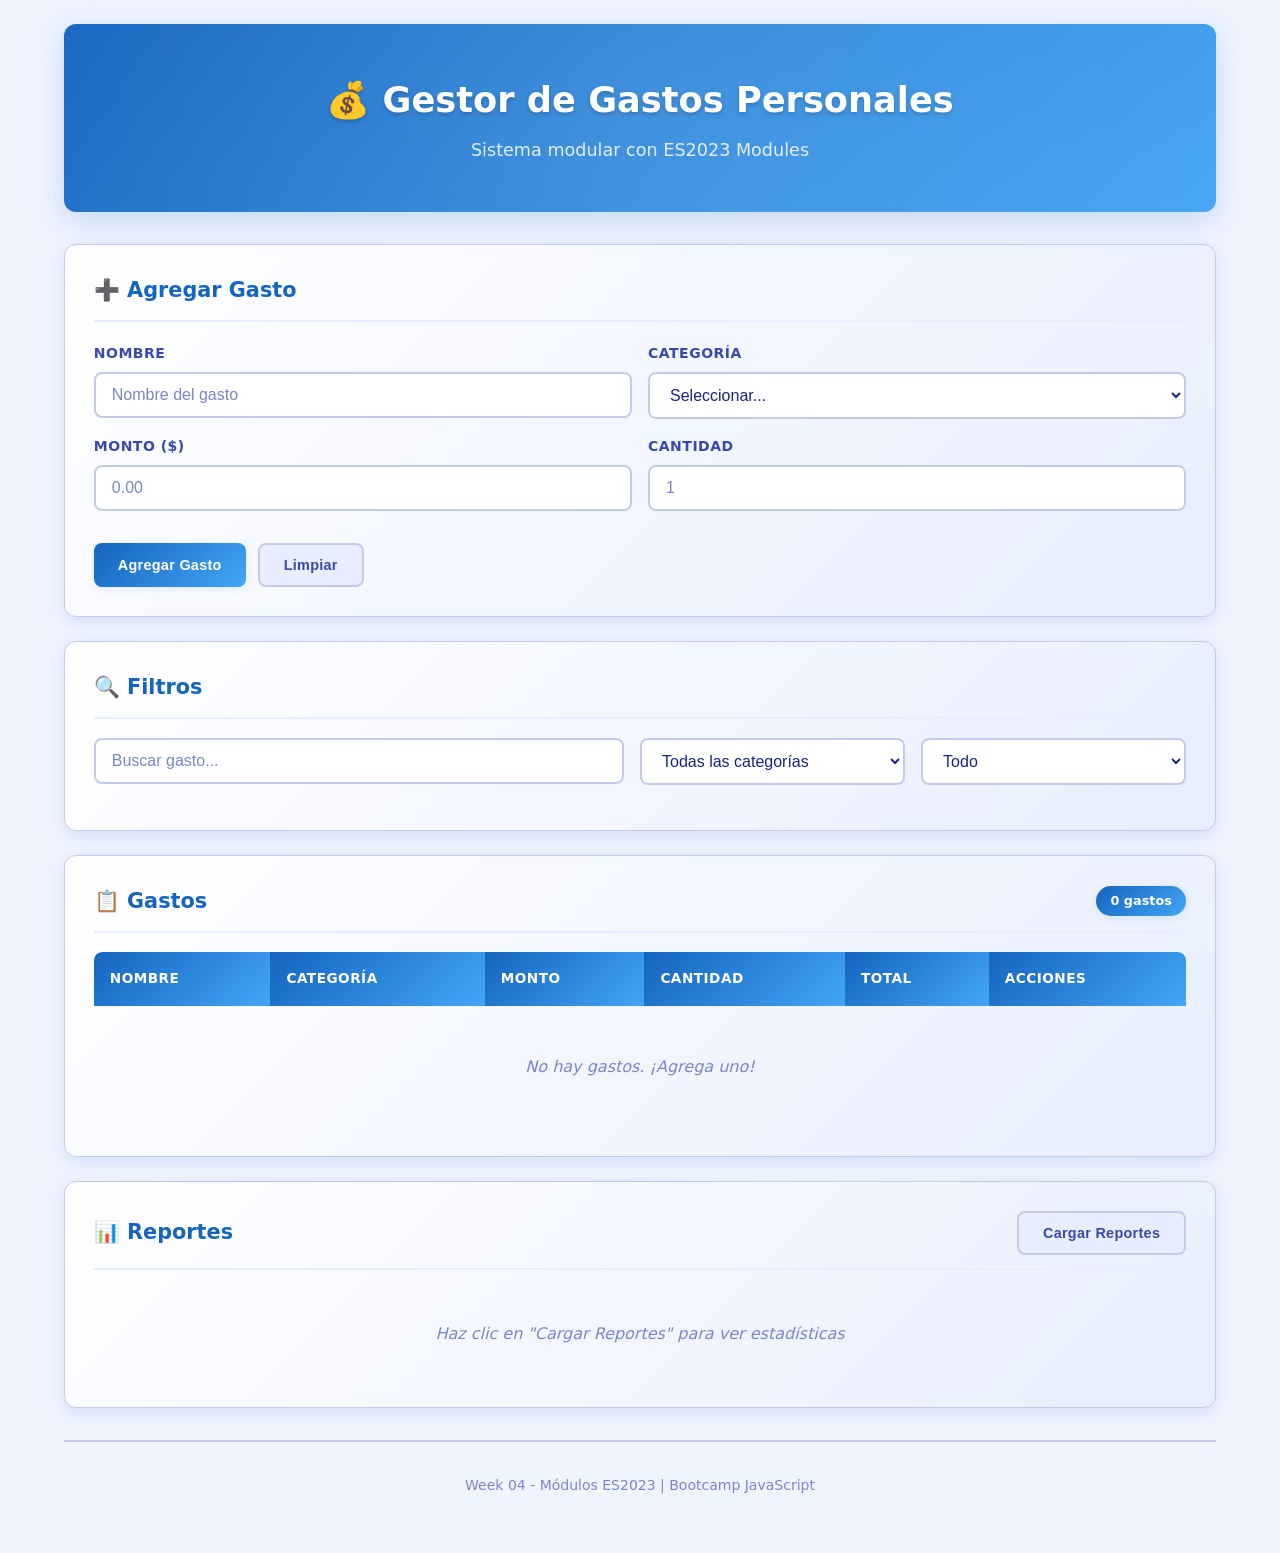
<file: Semana04/index.html>
<!DOCTYPE html>
<html lang="es">
  <head>
    <meta charset="UTF-8" />
    <meta name="viewport" content="width=device-width, initial-scale=1.0" />
    <title>💰 Gestor de Gastos | Week 04</title>
    <link rel="stylesheet" href="styles.css" />
  </head>
  <body>
    <div class="app">
      <!-- Header -->
      <header class="header">
        <h1>💰 Gestor de Gastos Personales</h1>
        <p>Sistema modular con ES2023 Modules</p>
      </header>

      <!-- Main Content -->
      <main class="main">
        <!-- Formulario -->
        <section class="card">
          <h2>➕ Agregar Gasto</h2>
          <form id="product-form">
            <div class="form-row">
              <div class="form-group">
                <label for="name">Nombre</label>
                <input type="text" id="name" name="name" required
                  placeholder="Nombre del gasto" />
              </div>
              <div class="form-group">
                <label for="category">Categoría</label>
                <select id="category" name="category" required>
                  <option value="">Seleccionar...</option>
                </select>
              </div>
            </div>
            <div class="form-row">
              <div class="form-group">
                <label for="price">Monto ($)</label>
                <input type="number" id="price" name="price"
                  min="0" step="0.01" required placeholder="0.00" />
              </div>
              <div class="form-group">
                <label for="quantity">Cantidad</label>
                <input type="number" id="quantity" name="quantity"
                  min="0" required placeholder="1" />
              </div>
            </div>
            <div class="form-actions">
              <button type="submit" class="btn btn-primary">
                Agregar Gasto
              </button>
              <button type="reset" class="btn btn-secondary">
                Limpiar
              </button>
            </div>
          </form>
        </section>

        <!-- Filtros -->
        <section class="card">
          <h2>🔍 Filtros</h2>
          <div class="filters">
            <div class="form-group">
              <input type="text" id="search"
                placeholder="Buscar gasto..." />
            </div>
            <div class="form-group">
              <select id="filter-category">
                <option value="">Todas las categorías</option>
              </select>
            </div>
            <div class="form-group">
              <select id="filter-stock">
                <option value="">Todo</option>
                <option value="low">Stock bajo</option>
                <option value="out">Sin stock</option>
                <option value="available">Disponible</option>
              </select>
            </div>
          </div>
        </section>

        <!-- Tabla de Gastos -->
        <section class="card">
          <div class="card-header">
            <h2>📋 Gastos</h2>
            <span id="product-count" class="badge">0 gastos</span>
          </div>
          <div class="table-container">
            <table id="products-table">
              <thead>
                <tr>
                  <th>Nombre</th>
                  <th>Categoría</th>
                  <th>Monto</th>
                  <th>Cantidad</th>
                  <th>Total</th>
                  <th>Acciones</th>
                </tr>
              </thead>
              <tbody id="products-body">
                <tr>
                  <td colspan="6" class="empty-state">
                    No hay gastos. ¡Agrega uno!
                  </td>
                </tr>
              </tbody>
            </table>
          </div>
        </section>

        <!-- Reportes -->
        <section class="card">
          <div class="card-header">
            <h2>📊 Reportes</h2>
            <button id="load-reports" class="btn btn-secondary">
              Cargar Reportes
            </button>
          </div>
          <div id="reports-container" class="reports-grid">
            <p class="placeholder">
              Haz clic en "Cargar Reportes" para ver estadísticas
            </p>
          </div>
        </section>
      </main>

      <!-- Footer -->
      <footer class="footer">
        <p>Week 04 - Módulos ES2023 | Bootcamp JavaScript</p>
      </footer>
    </div>

    <!-- Modal Editar -->
    <div id="edit-modal" class="modal hidden">
      <div class="modal-content">
        <div class="modal-header">
          <h3>✏️ Editar Gasto</h3>
          <button class="modal-close" id="modal-close">&times;</button>
        </div>
        <form id="edit-form">
          <input type="hidden" id="edit-id" />
          <div class="form-group">
            <label for="edit-name">Nombre</label>
            <input type="text" id="edit-name" required />
          </div>
          <div class="form-group">
            <label for="edit-category">Categoría</label>
            <select id="edit-category" required></select>
          </div>
          <div class="form-row">
            <div class="form-group">
              <label for="edit-price">Monto ($)</label>
              <input type="number" id="edit-price" min="0" step="0.01" required />
            </div>
            <div class="form-group">
              <label for="edit-quantity">Cantidad</label>
              <input type="number" id="edit-quantity" min="0" required />
            </div>
          </div>
          <div class="form-actions">
            <button type="submit" class="btn btn-primary">Guardar</button>
            <button type="button" class="btn btn-secondary" id="cancel-edit">
              Cancelar
            </button>
          </div>
        </form>
      </div>
    </div>

    <script type="module" src="./starter/main.js"></script>
  </body>
</html>
</file>
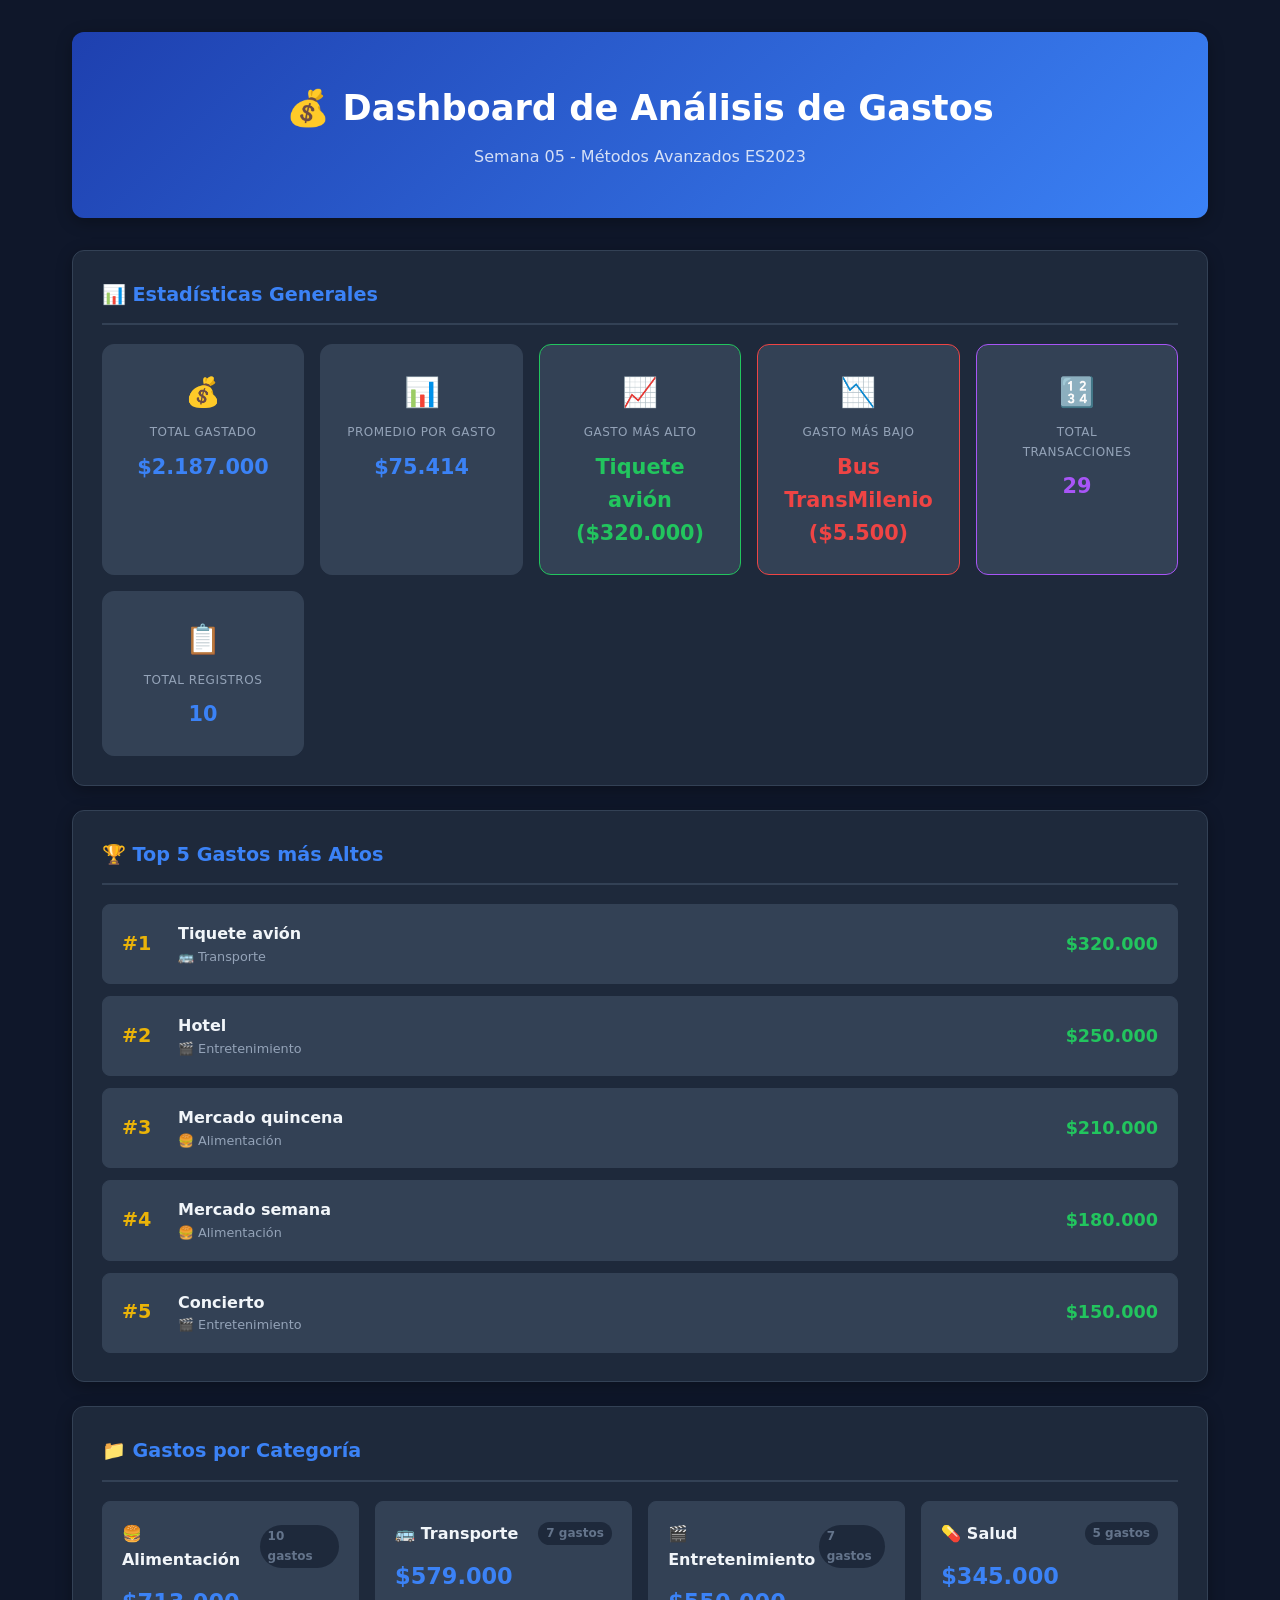
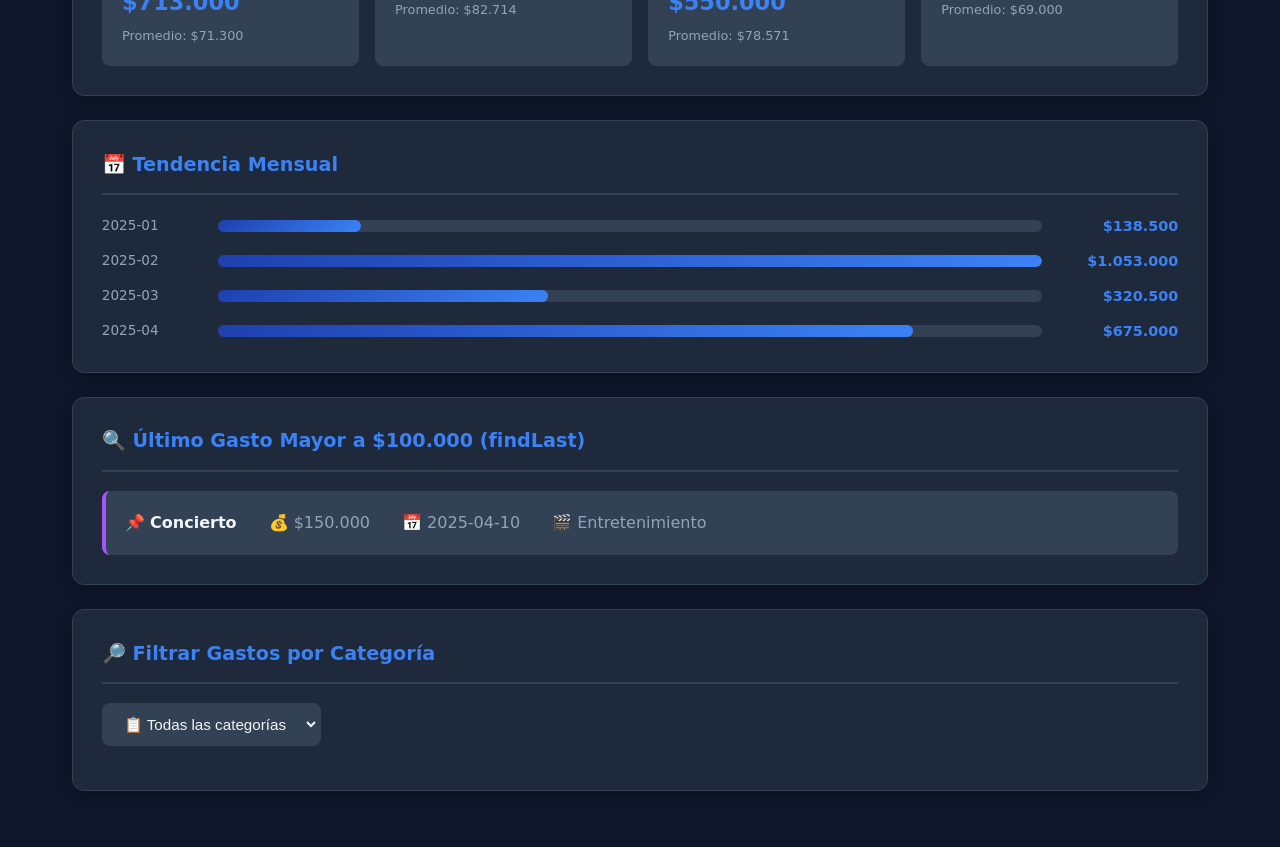
<file: Semana05/index.html>
<!DOCTYPE html>
<html lang="es">
<head>
  <meta charset="UTF-8" />
  <meta name="viewport" content="width=device-width, initial-scale=1.0" />
  <title>💰 Dashboard de Gastos | Semana 05</title>
  <link rel="stylesheet" href="styles.css" />
</head>
<body>

  <div class="dashboard">

    <!-- Header -->
    <header class="header">
      <h1>💰 Dashboard de Análisis de Gastos</h1>
      <p>Semana 05 - Métodos Avanzados ES2023</p>
    </header>

    <!-- Estadísticas Generales -->
    <section class="section">
      <h2>📊 Estadísticas Generales</h2>
      <div class="stats-grid">
        <div class="stat-card">
          <span class="stat-icon">💰</span>
          <span class="stat-label">Total Gastado</span>
          <span class="stat-value" id="stat-total">$0</span>
        </div>
        <div class="stat-card">
          <span class="stat-icon">📊</span>
          <span class="stat-label">Promedio por Gasto</span>
          <span class="stat-value" id="stat-average">$0</span>
        </div>
        <div class="stat-card success">
          <span class="stat-icon">📈</span>
          <span class="stat-label">Gasto más Alto</span>
          <span class="stat-value" id="stat-max">-</span>
        </div>
        <div class="stat-card danger">
          <span class="stat-icon">📉</span>
          <span class="stat-label">Gasto más Bajo</span>
          <span class="stat-value" id="stat-min">-</span>
        </div>
        <div class="stat-card info">
          <span class="stat-icon">🔢</span>
          <span class="stat-label">Total Transacciones</span>
          <span class="stat-value" id="stat-count">0</span>
        </div>
        <div class="stat-card">
          <span class="stat-icon">📋</span>
          <span class="stat-label">Total Registros</span>
          <span class="stat-value" id="stat-records">0</span>
        </div>
      </div>
    </section>

    <!-- Top 5 Gastos -->
    <section class="section">
      <h2>🏆 Top 5 Gastos más Altos</h2>
      <div id="top-expenses" class="ranking-list"></div>
    </section>

    <!-- Gastos por Categoría -->
    <section class="section">
      <h2>📁 Gastos por Categoría</h2>
      <div id="category-stats" class="category-grid"></div>
    </section>

    <!-- Tendencia Mensual -->
    <section class="section">
      <h2>📅 Tendencia Mensual</h2>
      <div id="monthly-trend" class="trend-container"></div>
    </section>

    <!-- Último Gasto Alto -->
    <section class="section">
      <h2>🔍 Último Gasto Mayor a $100.000 (findLast)</h2>
      <div id="last-expense"></div>
    </section>

    <!-- Filtro por Categoría -->
    <section class="section">
      <h2>🔎 Filtrar Gastos por Categoría</h2>
      <div class="filter-bar">
        <select id="category-filter">
          <option value="all">📋 Todas las categorías</option>
        </select>
      </div>
      <div id="filtered-expenses" class="expenses-list"></div>
    </section>

  </div>

  <script type="module" src="./starter/script.js"></script>
</body>
</html>
</file>
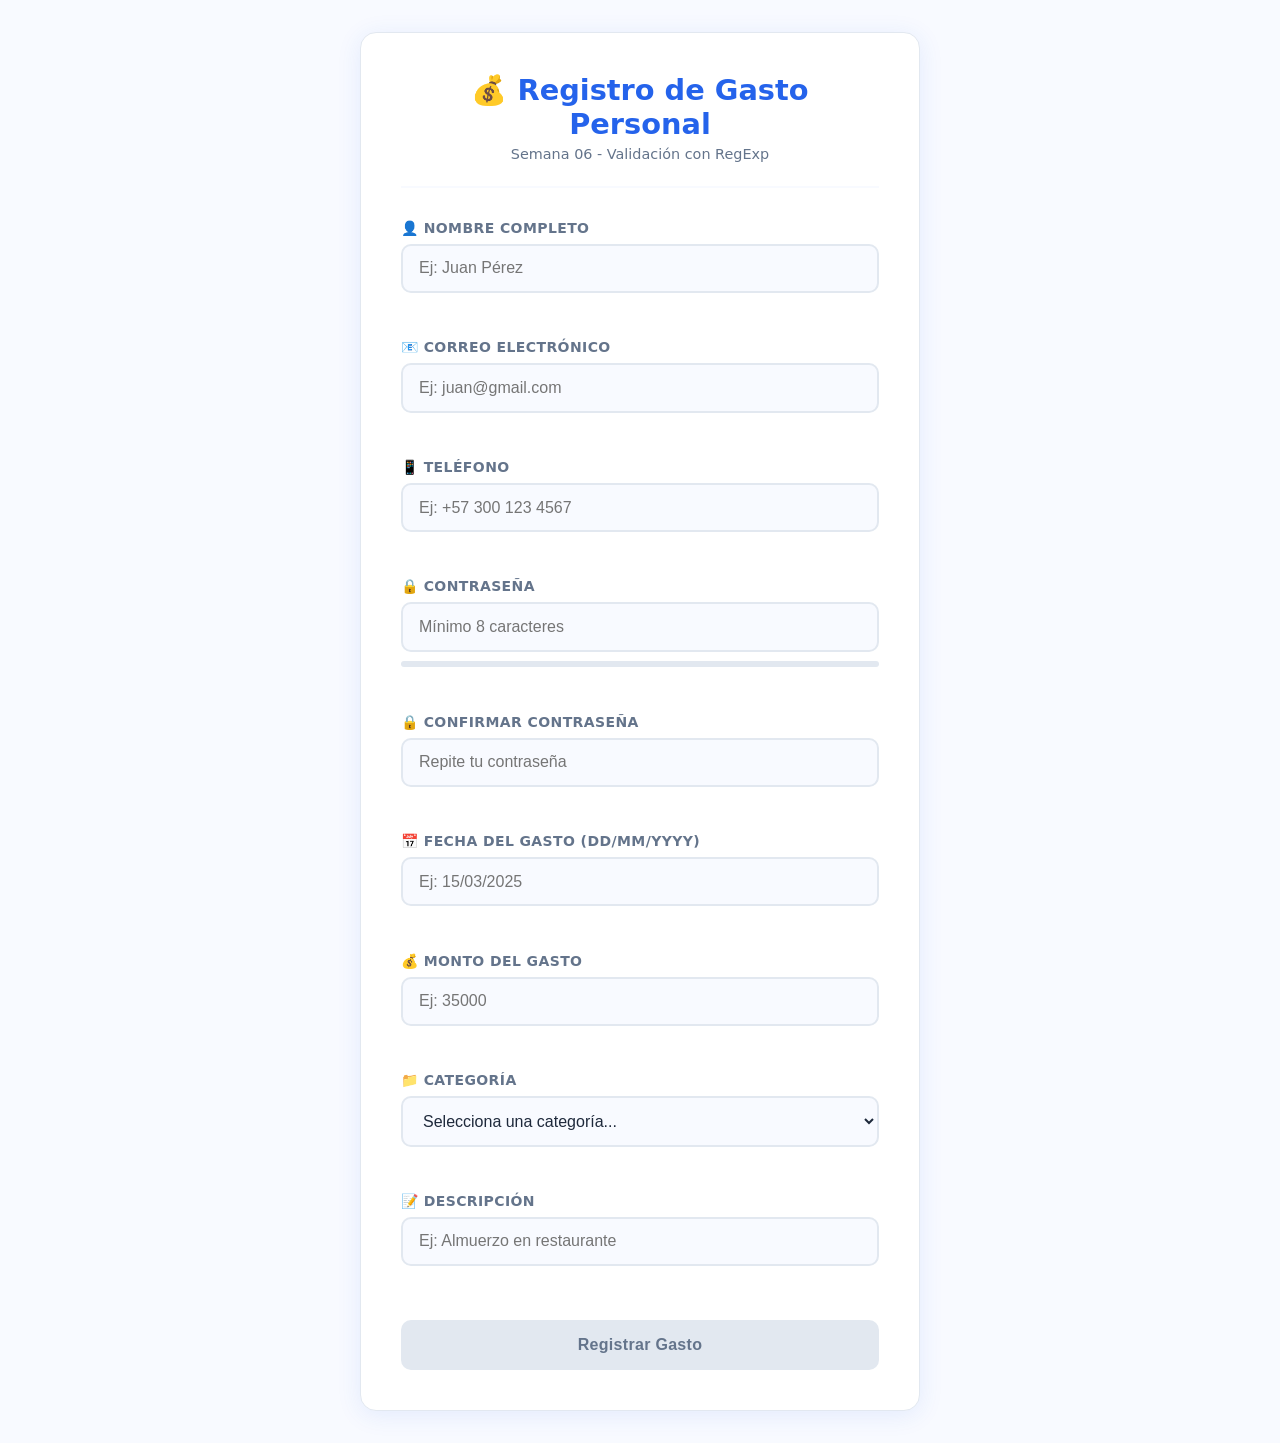
<file: Semana06/index.html>
<!DOCTYPE html>
<html lang="es">
<head>
  <meta charset="UTF-8" />
  <meta name="viewport" content="width=device-width, initial-scale=1.0" />
  <title>💰 Validador de Gastos | Semana 06</title>
  <link rel="stylesheet" href="styles.css" />
</head>
<body>
  <div class="container">

    <header class="header">
      <h1>💰 Registro de Gasto Personal</h1>
      <p>Semana 06 - Validación con RegExp</p>
    </header>

    <form id="expense-form" novalidate>

      <!-- Nombre -->
      <div class="form-group" id="group-name">
        <label for="name">👤 Nombre Completo</label>
        <input type="text" id="name"
          placeholder="Ej: Juan Pérez" autocomplete="off" />
        <span class="feedback" id="feedback-name"></span>
      </div>

      <!-- Email -->
      <div class="form-group" id="group-email">
        <label for="email">📧 Correo Electrónico</label>
        <input type="email" id="email"
          placeholder="Ej: juan@gmail.com" autocomplete="off" />
        <span class="feedback" id="feedback-email"></span>
      </div>

      <!-- Teléfono -->
      <div class="form-group" id="group-phone">
        <label for="phone">📱 Teléfono</label>
        <input type="text" id="phone"
          placeholder="Ej: +57 300 123 4567"
          autocomplete="off" maxlength="16" />
        <span class="feedback" id="feedback-phone"></span>
      </div>

      <!-- Contraseña -->
      <div class="form-group" id="group-password">
        <label for="password">🔒 Contraseña</label>
        <input type="password" id="password"
          placeholder="Mínimo 8 caracteres" autocomplete="off" />
        <div class="strength-bar">
          <div class="strength-fill" id="strength-fill"></div>
        </div>
        <span class="strength-label" id="strength-label"></span>
        <span class="feedback" id="feedback-password"></span>
      </div>

      <!-- Confirmar Contraseña -->
      <div class="form-group" id="group-confirm">
        <label for="confirm">🔒 Confirmar Contraseña</label>
        <input type="password" id="confirm"
          placeholder="Repite tu contraseña" autocomplete="off" />
        <span class="feedback" id="feedback-confirm"></span>
      </div>

      <!-- Fecha -->
      <div class="form-group" id="group-date">
        <label for="date">📅 Fecha del Gasto (DD/MM/YYYY)</label>
        <input type="text" id="date"
          placeholder="Ej: 15/03/2025"
          autocomplete="off" maxlength="10" />
        <span class="feedback" id="feedback-date"></span>
      </div>

      <!-- Monto -->
      <div class="form-group" id="group-amount">
        <label for="amount">💰 Monto del Gasto</label>
        <input type="text" id="amount"
          placeholder="Ej: 35000" autocomplete="off" />
        <span class="feedback" id="feedback-amount"></span>
      </div>

      <!-- Categoría -->
      <div class="form-group" id="group-category">
        <label for="category">📁 Categoría</label>
        <select id="category">
          <option value="">Selecciona una categoría...</option>
          <option value="food">🍔 Alimentación</option>
          <option value="transport">🚌 Transporte</option>
          <option value="entertainment">🎬 Entretenimiento</option>
          <option value="health">💊 Salud</option>
        </select>
        <span class="feedback" id="feedback-category"></span>
      </div>

      <!-- Descripción -->
      <div class="form-group" id="group-description">
        <label for="description">📝 Descripción</label>
        <input type="text" id="description"
          placeholder="Ej: Almuerzo en restaurante"
          autocomplete="off" maxlength="100" />
        <span class="feedback" id="feedback-description"></span>
      </div>

      <!-- Botón -->
      <button type="submit" class="btn-submit" id="btn-submit" disabled>
        Registrar Gasto
      </button>

      <!-- Éxito -->
      <div class="success-message hidden" id="success-message">
        ✅ ¡Gasto registrado correctamente!
      </div>

    </form>
  </div>

  <script src="./starter/script.js"></script>
</body>
</html>
</file>
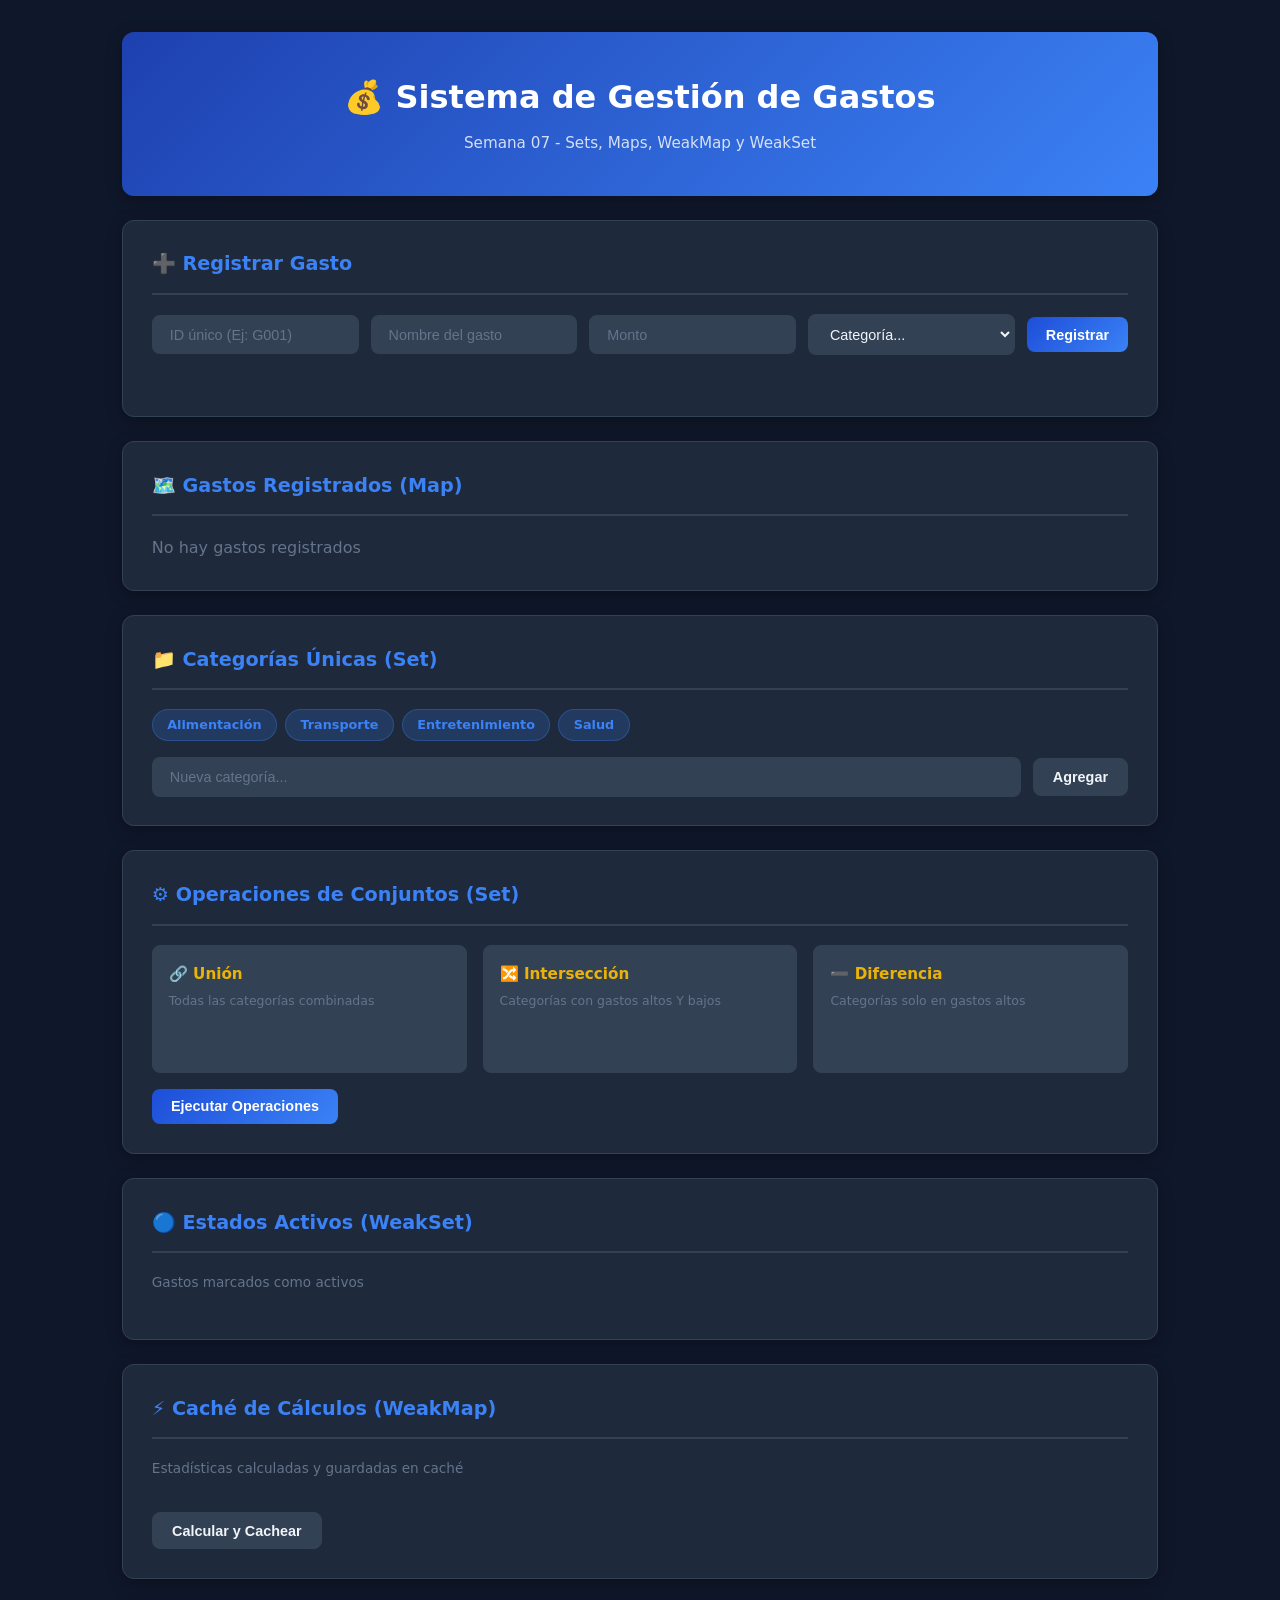
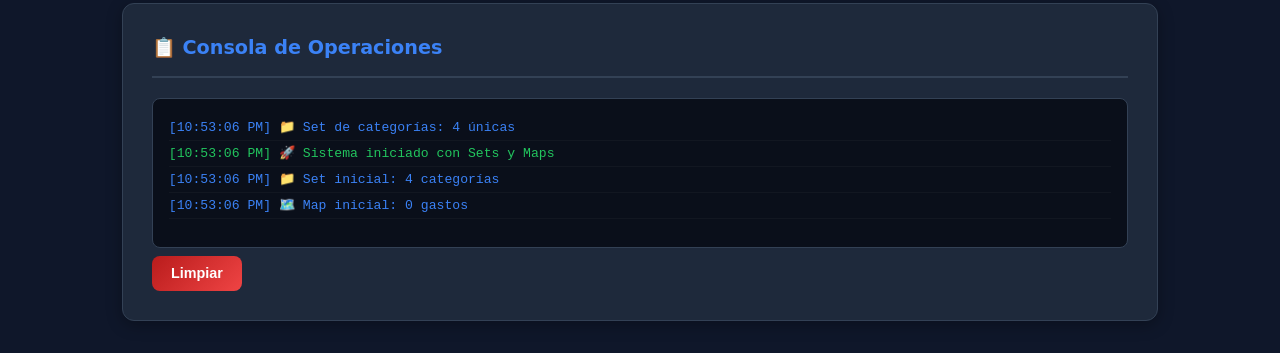
<file: Semana07/index.html>
<!DOCTYPE html>
<html lang="es">
<head>
  <meta charset="UTF-8" />
  <meta name="viewport" content="width=device-width, initial-scale=1.0" />
  <title>💰 Sets y Maps | Semana 07</title>
  <link rel="stylesheet" href="styles.css" />
</head>
<body>
  <div class="dashboard">

    <!-- Header -->
    <header class="header">
      <h1>💰 Sistema de Gestión de Gastos</h1>
      <p>Semana 07 - Sets, Maps, WeakMap y WeakSet</p>
    </header>

    <!-- Registrar Gasto -->
    <section class="card">
      <h2>➕ Registrar Gasto</h2>
      <div class="form-row">
        <input type="text" id="input-id"
          placeholder="ID único (Ej: G001)" />
        <input type="text" id="input-name"
          placeholder="Nombre del gasto" />
        <input type="number" id="input-amount"
          placeholder="Monto" />
        <select id="input-category">
          <option value="">Categoría...</option>
          <option value="Alimentación">🍔 Alimentación</option>
          <option value="Transporte">🚌 Transporte</option>
          <option value="Entretenimiento">🎬 Entretenimiento</option>
          <option value="Salud">💊 Salud</option>
        </select>
        <button class="btn btn-primary" onclick="registerExpense()">
          Registrar
        </button>
      </div>
      <div id="register-feedback" class="feedback"></div>
    </section>

    <!-- Lista de Gastos (Map) -->
    <section class="card">
      <h2>🗺️ Gastos Registrados (Map)</h2>
      <div id="expenses-map" class="items-grid"></div>
    </section>

    <!-- Categorías únicas (Set) -->
    <section class="card">
      <h2>📁 Categorías Únicas (Set)</h2>
      <div id="categories-set" class="tags-container"></div>
      <div class="form-row" style="margin-top: 1rem">
        <input type="text" id="input-new-category"
          placeholder="Nueva categoría..." />
        <button class="btn btn-secondary"
          onclick="addCategory()">
          Agregar
        </button>
      </div>
    </section>

    <!-- Operaciones de Conjuntos -->
    <section class="card">
      <h2>⚙️ Operaciones de Conjuntos (Set)</h2>
      <div class="ops-grid">
        <div class="op-card">
          <h4>🔗 Unión</h4>
          <p>Todas las categorías combinadas</p>
          <div id="op-union" class="tags-container"></div>
        </div>
        <div class="op-card">
          <h4>🔀 Intersección</h4>
          <p>Categorías con gastos altos Y bajos</p>
          <div id="op-intersection" class="tags-container"></div>
        </div>
        <div class="op-card">
          <h4>➖ Diferencia</h4>
          <p>Categorías solo en gastos altos</p>
          <div id="op-difference" class="tags-container"></div>
        </div>
      </div>
      <button class="btn btn-primary"
        onclick="runSetOperations()" style="margin-top: 1rem">
        Ejecutar Operaciones
      </button>
    </section>

    <!-- Estados Activos (WeakSet) -->
    <section class="card">
      <h2>🔵 Estados Activos (WeakSet)</h2>
      <p class="hint">Gastos marcados como activos</p>
      <div id="active-expenses" class="items-grid"></div>
    </section>

    <!-- Caché (WeakMap) -->
    <section class="card">
      <h2>⚡ Caché de Cálculos (WeakMap)</h2>
      <p class="hint">Estadísticas calculadas y guardadas en caché</p>
      <div id="cache-stats" class="stats-grid"></div>
      <button class="btn btn-secondary"
        onclick="calculateAndCache()" style="margin-top: 1rem">
        Calcular y Cachear
      </button>
    </section>

    <!-- Consola de Logs -->
    <section class="card">
      <h2>📋 Consola de Operaciones</h2>
      <div id="console-log" class="console-box"></div>
      <button class="btn btn-danger"
        onclick="clearConsole()" style="margin-top: 0.5rem">
        Limpiar
      </button>
    </section>

  </div>

  <script src="./starter/script.js"></script>
</body>
</html>
</file>
<file: Semana04/styles.css>
/* 
  GESTOR DE GASTOS PERSONALES - ESTILOS
   Semana 04 - ES2023 Modules */

/* Variables CSS */
:root {
  --bg-primary: #f0f4ff;
  --bg-secondary: #ffffff;
  --bg-tertiary: #e8eeff;
  --text-primary: #1a237e;
  --text-secondary: #3949ab;
  --text-muted: #7986cb;
  --accent-blue: #1565c0;
  --accent-light: #42a5f5;
  --accent-green: #2e7d32;
  --accent-red: #c62828;
  --accent-orange: #e65100;
  --accent-purple: #6a1b9a;
  --border-color: #c5cae9;
  --shadow-sm: 0 2px 8px rgba(21, 101, 192, 0.1);
  --shadow-md: 0 4px 16px rgba(21, 101, 192, 0.15);
  --shadow-lg: 0 8px 32px rgba(21, 101, 192, 0.2);
  --radius: 12px;
  --transition: all 0.3s ease;
  --gradient-main: linear-gradient(135deg, #1565c0, #42a5f5);
  --gradient-card: linear-gradient(135deg, #ffffff, #e8eeff);
  --gradient-green: linear-gradient(135deg, #2e7d32, #66bb6a);
  --gradient-red: linear-gradient(135deg, #c62828, #ef5350);
  --gradient-orange: linear-gradient(135deg, #e65100, #ffa726);
}

/* Reset */
* {
  margin: 0;
  padding: 0;
  box-sizing: border-box;
}

body {
  font-family: 'Segoe UI', system-ui, -apple-system, sans-serif;
  background: var(--bg-primary);
  color: var(--text-primary);
  line-height: 1.6;
  min-height: 100vh;
}

/* Layout */
.app {
  max-width: 1200px;
  margin: 0 auto;
  padding: 1.5rem;
}

/* Header con gradiente */
.header {
  text-align: center;
  padding: 3rem 2rem;
  background: var(--gradient-main);
  border-radius: var(--radius);
  margin-bottom: 2rem;
  box-shadow: var(--shadow-lg);
  position: relative;
  overflow: hidden;
}

.header::before {
  content: '';
  position: absolute;
  top: -50%;
  left: -50%;
  width: 200%;
  height: 200%;
  background: radial-gradient(circle, rgba(255,255,255,0.1) 0%, transparent 70%);
  animation: pulse 4s ease-in-out infinite;
}

@keyframes pulse {
  0%, 100% { transform: scale(1); opacity: 0.5; }
  50% { transform: scale(1.1); opacity: 1; }
}

.header h1 {
  color: #ffffff;
  font-size: 2.2rem;
  font-weight: 700;
  margin-bottom: 0.5rem;
  text-shadow: 0 2px 4px rgba(0,0,0,0.2);
  position: relative;
}

.header p {
  color: rgba(255,255,255,0.85);
  font-size: 1.1rem;
  position: relative;
}

.main {
  display: flex;
  flex-direction: column;
  gap: 1.5rem;
}

/* Cards con sombras y gradientes */
.card {
  background: var(--gradient-card);
  border-radius: var(--radius);
  padding: 1.8rem;
  box-shadow: var(--shadow-md);
  border: 1px solid var(--border-color);
  transition: var(--transition);
}

.card:hover {
  box-shadow: var(--shadow-lg);
  transform: translateY(-2px);
}

.card h2 {
  color: var(--accent-blue);
  font-size: 1.3rem;
  margin-bottom: 1.2rem;
  padding-bottom: 0.8rem;
  border-bottom: 2px solid var(--bg-tertiary);
}

.card-header {
  display: flex;
  justify-content: space-between;
  align-items: center;
  margin-bottom: 1.2rem;
  padding-bottom: 0.8rem;
  border-bottom: 2px solid var(--bg-tertiary);
}

.card-header h2 {
  margin-bottom: 0;
  border-bottom: none;
  padding-bottom: 0;
}

/* Forms */
.form-row {
  display: grid;
  grid-template-columns: repeat(auto-fit, minmax(200px, 1fr));
  gap: 1rem;
}

.form-group {
  display: flex;
  flex-direction: column;
  gap: 0.5rem;
  margin-bottom: 1rem;
}

.form-group label {
  font-size: 0.875rem;
  color: var(--text-secondary);
  font-weight: 600;
  text-transform: uppercase;
  letter-spacing: 0.5px;
}

input, select {
  background: var(--bg-secondary);
  border: 2px solid var(--border-color);
  border-radius: 8px;
  padding: 0.75rem 1rem;
  color: var(--text-primary);
  font-size: 1rem;
  transition: var(--transition);
  width: 100%;
}

input:focus, select:focus {
  outline: none;
  border-color: var(--accent-blue);
  box-shadow: 0 0 0 3px rgba(21, 101, 192, 0.15);
}

input::placeholder {
  color: var(--text-muted);
}

.form-actions {
  display: flex;
  gap: 0.75rem;
  margin-top: 1rem;
}

/* Buttons con gradientes */
.btn {
  padding: 0.75rem 1.5rem;
  border: none;
  border-radius: 8px;
  font-size: 0.9rem;
  font-weight: 600;
  cursor: pointer;
  transition: var(--transition);
  letter-spacing: 0.3px;
}

.btn-primary {
  background: var(--gradient-main);
  color: white;
  box-shadow: var(--shadow-sm);
}

.btn-primary:hover {
  transform: translateY(-2px);
  box-shadow: var(--shadow-md);
}

.btn-secondary {
  background: var(--bg-tertiary);
  color: var(--text-secondary);
  border: 2px solid var(--border-color);
}

.btn-secondary:hover {
  background: var(--border-color);
  transform: translateY(-1px);
}

.btn-danger {
  background: var(--gradient-red);
  color: white;
  box-shadow: var(--shadow-sm);
}

.btn-danger:hover {
  transform: translateY(-2px);
  box-shadow: var(--shadow-md);
}

.btn-small {
  padding: 0.4rem 0.8rem;
  font-size: 0.8rem;
}

/* Filters */
.filters {
  display: grid;
  grid-template-columns: 2fr 1fr 1fr;
  gap: 1rem;
}

/* Table */
.table-container {
  overflow-x: auto;
  border-radius: 8px;
}

table {
  width: 100%;
  border-collapse: collapse;
}

th {
  background: var(--gradient-main);
  color: white;
  padding: 1rem;
  text-align: left;
  font-size: 0.85rem;
  text-transform: uppercase;
  letter-spacing: 0.5px;
}

th:first-child { border-radius: 8px 0 0 0; }
th:last-child { border-radius: 0 8px 0 0; }

td {
  padding: 0.9rem 1rem;
  border-bottom: 1px solid var(--bg-tertiary);
  color: var(--text-primary);
}

tr:hover td {
  background: rgba(21, 101, 192, 0.05);
}

tr:last-child td { border-bottom: none; }

.empty-state {
  text-align: center;
  color: var(--text-muted);
  padding: 3rem;
  font-style: italic;
}

/* Stock indicators */
.stock-low { color: var(--accent-orange); font-weight: 600; }
.stock-out { color: var(--accent-red); font-weight: 600; }
.stock-ok { color: var(--accent-green); font-weight: 600; }

/* Badge */
.badge {
  background: var(--gradient-main);
  color: white;
  padding: 0.3rem 0.9rem;
  border-radius: 999px;
  font-size: 0.8rem;
  font-weight: 600;
  box-shadow: var(--shadow-sm);
}

/* Reports Grid con gradientes */
.reports-grid {
  display: grid;
  grid-template-columns: repeat(auto-fit, minmax(180px, 1fr));
  gap: 1rem;
}

.report-card {
  background: var(--gradient-card);
  padding: 1.5rem;
  border-radius: var(--radius);
  text-align: center;
  border: 1px solid var(--border-color);
  box-shadow: var(--shadow-sm);
  transition: var(--transition);
}

.report-card:hover {
  transform: translateY(-3px);
  box-shadow: var(--shadow-md);
}

.report-card h4 {
  color: var(--text-muted);
  font-size: 0.8rem;
  text-transform: uppercase;
  letter-spacing: 0.5px;
  margin-bottom: 0.75rem;
}

.report-card .value {
  font-size: 1.8rem;
  font-weight: 700;
  color: var(--accent-blue);
}

.report-card.success {
  background: linear-gradient(135deg, #ffffff, #e8f5e9);
  border-color: #a5d6a7;
}

.report-card.success .value { color: var(--accent-green); }

.report-card.warning {
  background: linear-gradient(135deg, #ffffff, #fff3e0);
  border-color: #ffcc80;
}

.report-card.warning .value { color: var(--accent-orange); }

.report-card.danger {
  background: linear-gradient(135deg, #ffffff, #ffebee);
  border-color: #ef9a9a;
}

.report-card.danger .value { color: var(--accent-red); }

.report-card.info {
  background: linear-gradient(135deg, #ffffff, #e3f2fd);
  border-color: #90caf9;
}

.report-card.info .value { color: var(--accent-light); }

.placeholder {
  grid-column: 1 / -1;
  text-align: center;
  color: var(--text-muted);
  padding: 2rem;
  font-style: italic;
}

/* Modal */
.modal {
  position: fixed;
  top: 0;
  left: 0;
  width: 100%;
  height: 100%;
  background: rgba(21, 101, 192, 0.3);
  backdrop-filter: blur(4px);
  display: flex;
  align-items: center;
  justify-content: center;
  z-index: 1000;
}

.modal.hidden { display: none; }

.modal-content {
  background: var(--bg-secondary);
  border-radius: var(--radius);
  padding: 2rem;
  width: 90%;
  max-width: 500px;
  box-shadow: var(--shadow-lg);
  border: 1px solid var(--border-color);
  animation: slideDown 0.3s ease;
}

@keyframes slideDown {
  from { opacity: 0; transform: translateY(-20px); }
  to { opacity: 1; transform: translateY(0); }
}

.modal-header {
  display: flex;
  justify-content: space-between;
  align-items: center;
  margin-bottom: 1.5rem;
  padding-bottom: 1rem;
  border-bottom: 2px solid var(--bg-tertiary);
}

.modal-header h3 { color: var(--accent-blue); font-size: 1.2rem; }

.modal-close {
  background: none;
  border: none;
  color: var(--text-muted);
  font-size: 1.5rem;
  cursor: pointer;
  transition: var(--transition);
  width: 32px;
  height: 32px;
  border-radius: 50%;
  display: flex;
  align-items: center;
  justify-content: center;
}

.modal-close:hover {
  background: var(--bg-tertiary);
  color: var(--accent-red);
}

/* Footer */
.footer {
  text-align: center;
  padding: 2rem 0;
  margin-top: 2rem;
  border-top: 2px solid var(--border-color);
  color: var(--text-muted);
  font-size: 0.875rem;
}

/* Scrollbar */
::-webkit-scrollbar { width: 8px; }
::-webkit-scrollbar-track { background: var(--bg-primary); }
::-webkit-scrollbar-thumb {
  background: var(--border-color);
  border-radius: 4px;
}
::-webkit-scrollbar-thumb:hover { background: var(--accent-blue); }

/* Animations */
@keyframes fadeIn {
  from { opacity: 0; transform: translateY(-10px); }
  to { opacity: 1; transform: translateY(0); }
}

.fade-in { animation: fadeIn 0.3s ease-out; }

/* Responsive */
@media (max-width: 768px) {
  .header h1 { font-size: 1.6rem; }
  .filters { grid-template-columns: 1fr; }
  .form-row { grid-template-columns: 1fr; }
  .reports-grid { grid-template-columns: repeat(2, 1fr); }
}
</file>
<file: Semana05/styles.css>
/* 
   DASHBOARD DE GASTOS - SEMANA 05 */

:root {
  --bg-primary: #0f172a;
  --bg-secondary: #1e293b;
  --bg-tertiary: #334155;
  --text-primary: #f1f5f9;
  --text-secondary: #94a3b8;
  --text-muted: #64748b;
  --accent-blue: #3b82f6;
  --accent-green: #22c55e;
  --accent-red: #ef4444;
  --accent-orange: #f97316;
  --accent-purple: #a855f7;
  --accent-yellow: #eab308;
  --border-color: #334155;
  --shadow: 0 4px 16px rgba(0, 0, 0, 0.3);
  --radius: 12px;
  --transition: all 0.3s ease;
  --gradient-main: linear-gradient(135deg, #1e40af, #3b82f6);
  --gradient-success: linear-gradient(135deg, #15803d, #22c55e);
  --gradient-danger: linear-gradient(135deg, #b91c1c, #ef4444);
  --gradient-info: linear-gradient(135deg, #6d28d9, #a855f7);
}

* {
  margin: 0;
  padding: 0;
  box-sizing: border-box;
}

body {
  font-family: 'Segoe UI', system-ui, sans-serif;
  background: var(--bg-primary);
  color: var(--text-primary);
  line-height: 1.6;
  min-height: 100vh;
}

.dashboard {
  max-width: 1200px;
  margin: 0 auto;
  padding: 2rem;
}

/* Header */
.header {
  text-align: center;
  padding: 3rem 2rem;
  background: var(--gradient-main);
  border-radius: var(--radius);
  margin-bottom: 2rem;
  box-shadow: var(--shadow);
}

.header h1 {
  font-size: 2.2rem;
  font-weight: 700;
  margin-bottom: 0.5rem;
  color: white;
}

.header p {
  color: rgba(255,255,255,0.8);
  font-size: 1rem;
}

/* Sections */
.section {
  background: var(--bg-secondary);
  border-radius: var(--radius);
  padding: 1.8rem;
  margin-bottom: 1.5rem;
  border: 1px solid var(--border-color);
  box-shadow: var(--shadow);
}

.section h2 {
  color: var(--accent-blue);
  font-size: 1.2rem;
  margin-bottom: 1.2rem;
  padding-bottom: 0.8rem;
  border-bottom: 2px solid var(--border-color);
}

/* Stats Grid */
.stats-grid {
  display: grid;
  grid-template-columns: repeat(auto-fit, minmax(180px, 1fr));
  gap: 1rem;
}

.stat-card {
  background: var(--bg-tertiary);
  border-radius: var(--radius);
  padding: 1.5rem;
  text-align: center;
  border: 1px solid var(--border-color);
  transition: var(--transition);
  display: flex;
  flex-direction: column;
  gap: 0.5rem;
}

.stat-card:hover {
  transform: translateY(-3px);
  border-color: var(--accent-blue);
  box-shadow: var(--shadow);
}

.stat-card.success { border-color: var(--accent-green); }
.stat-card.danger { border-color: var(--accent-red); }
.stat-card.info { border-color: var(--accent-purple); }

.stat-icon { font-size: 1.8rem; }

.stat-label {
  font-size: 0.75rem;
  color: var(--text-secondary);
  text-transform: uppercase;
  letter-spacing: 0.5px;
}

.stat-value {
  font-size: 1.3rem;
  font-weight: 700;
  color: var(--accent-blue);
}

.stat-card.success .stat-value { color: var(--accent-green); }
.stat-card.danger .stat-value { color: var(--accent-red); }
.stat-card.info .stat-value { color: var(--accent-purple); }

/* Ranking */
.ranking-list {
  display: flex;
  flex-direction: column;
  gap: 0.75rem;
}

.ranking-item {
  display: flex;
  align-items: center;
  gap: 1rem;
  background: var(--bg-tertiary);
  padding: 1rem 1.2rem;
  border-radius: 8px;
  border: 1px solid var(--border-color);
  transition: var(--transition);
}

.ranking-item:hover {
  border-color: var(--accent-yellow);
  transform: translateX(4px);
}

.rank {
  font-size: 1.2rem;
  font-weight: 700;
  color: var(--accent-yellow);
  min-width: 40px;
}

.ranking-info {
  flex: 1;
  display: flex;
  flex-direction: column;
}

.ranking-name {
  font-weight: 600;
  color: var(--text-primary);
}

.ranking-category {
  font-size: 0.8rem;
  color: var(--text-secondary);
}

.ranking-amount {
  font-weight: 700;
  color: var(--accent-green);
  font-size: 1.1rem;
}

/* Category Grid */
.category-grid {
  display: grid;
  grid-template-columns: repeat(auto-fit, minmax(220px, 1fr));
  gap: 1rem;
}

.category-card {
  background: var(--bg-tertiary);
  border-radius: 8px;
  padding: 1.2rem;
  border: 1px solid var(--border-color);
  transition: var(--transition);
}

.category-card:hover {
  transform: translateY(-2px);
  border-color: var(--accent-blue);
}

.category-header {
  display: flex;
  justify-content: space-between;
  align-items: center;
  margin-bottom: 0.8rem;
  font-weight: 600;
}

.category-count {
  font-size: 0.75rem;
  color: var(--text-muted);
  background: var(--bg-secondary);
  padding: 2px 8px;
  border-radius: 999px;
}

.category-total {
  font-size: 1.4rem;
  font-weight: 700;
  color: var(--accent-blue);
  margin-bottom: 0.3rem;
}

.category-avg {
  font-size: 0.8rem;
  color: var(--text-secondary);
}

/* Monthly Trend */
.trend-container {
  display: flex;
  flex-direction: column;
  gap: 0.75rem;
}

.trend-item {
  display: grid;
  grid-template-columns: 100px 1fr 120px;
  align-items: center;
  gap: 1rem;
}

.trend-month {
  font-size: 0.85rem;
  color: var(--text-secondary);
  font-weight: 500;
}

.trend-bar-container {
  background: var(--bg-tertiary);
  border-radius: 999px;
  height: 12px;
  overflow: hidden;
}

.trend-bar {
  height: 100%;
  background: var(--gradient-main);
  border-radius: 999px;
  transition: width 0.5s ease;
}

.trend-amount {
  font-weight: 600;
  color: var(--accent-blue);
  text-align: right;
  font-size: 0.9rem;
}

/* Last Expense */
.last-item {
  background: var(--bg-tertiary);
  border-radius: 8px;
  padding: 1.2rem;
  border-left: 4px solid var(--accent-purple);
  display: flex;
  gap: 2rem;
  flex-wrap: wrap;
}

.last-item p {
  color: var(--text-secondary);
}

.last-item strong {
  color: var(--text-primary);
}

/* Filter */
.filter-bar {
  margin-bottom: 1rem;
}

.filter-bar select {
  background: var(--bg-tertiary);
  border: 2px solid var(--border-color);
  border-radius: 8px;
  padding: 0.6rem 1rem;
  color: var(--text-primary);
  font-size: 0.95rem;
  cursor: pointer;
  transition: var(--transition);
}

.filter-bar select:focus {
  outline: none;
  border-color: var(--accent-blue);
}

/* Expenses List */
.expenses-list {
  display: flex;
  flex-direction: column;
  gap: 0.5rem;
}

.expense-row {
  display: grid;
  grid-template-columns: 1fr auto auto auto;
  align-items: center;
  gap: 1rem;
  background: var(--bg-tertiary);
  padding: 0.8rem 1rem;
  border-radius: 8px;
  border: 1px solid var(--border-color);
  transition: var(--transition);
  font-size: 0.9rem;
}

.expense-row:hover {
  border-color: var(--accent-blue);
}

.expense-row .amount {
  font-weight: 700;
  color: var(--accent-green);
}

/* Scrollbar */
::-webkit-scrollbar { width: 8px; }
::-webkit-scrollbar-track { background: var(--bg-primary); }
::-webkit-scrollbar-thumb {
  background: var(--border-color);
  border-radius: 4px;
}
::-webkit-scrollbar-thumb:hover { background: var(--accent-blue); }

/* Animations */
@keyframes fadeIn {
  from { opacity: 0; transform: translateY(-10px); }
  to { opacity: 1; transform: translateY(0); }
}

.section { animation: fadeIn 0.4s ease; }

/* Responsive */
@media (max-width: 768px) {
  .header h1 { font-size: 1.5rem; }
  .dashboard { padding: 1rem; }
  .trend-item { grid-template-columns: 80px 1fr 100px; }
  .expense-row { grid-template-columns: 1fr auto; }
}
</file>
<file: Semana06/styles.css>
/*     VALIDADOR DE GASTOS - SEMANA 06 */

:root {
  --bg-primary: #f8faff;
  --bg-secondary: #ffffff;
  --text-primary: #1e293b;
  --text-secondary: #64748b;
  --accent-blue: #2563eb;
  --accent-green: #16a34a;
  --accent-red: #dc2626;
  --accent-yellow: #ca8a04;
  --border-default: #e2e8f0;
  --border-focus: #2563eb;
  --border-valid: #16a34a;
  --border-invalid: #dc2626;
  --shadow: 0 4px 24px rgba(37, 99, 235, 0.1);
  --radius: 10px;
  --transition: all 0.3s ease;
}

* {
  margin: 0;
  padding: 0;
  box-sizing: border-box;
}

body {
  font-family: 'Segoe UI', system-ui, sans-serif;
  background: var(--bg-primary);
  color: var(--text-primary);
  min-height: 100vh;
  display: flex;
  align-items: center;
  justify-content: center;
  padding: 2rem;
}

.container {
  background: var(--bg-secondary);
  border-radius: 16px;
  padding: 2.5rem;
  width: 100%;
  max-width: 560px;
  box-shadow: var(--shadow);
  border: 1px solid var(--border-default);
  overflow: visible;
}

/* Header */
.header {
  text-align: center;
  margin-bottom: 2rem;
  padding-bottom: 1.5rem;
  border-bottom: 2px solid var(--bg-primary);
}

.header h1 {
  font-size: 1.8rem;
  font-weight: 700;
  color: var(--accent-blue);
  margin-bottom: 0.3rem;
}

.header p {
  color: var(--text-secondary);
  font-size: 0.9rem;
}

/* Form Groups */
.form-group {
  margin-bottom: 1.3rem;
  position: relative;
}

.form-group label {
  display: block;
  font-size: 0.875rem;
  font-weight: 600;
  color: var(--text-secondary);
  margin-bottom: 0.5rem;
  text-transform: uppercase;
  letter-spacing: 0.4px;
}

/* Inputs */
input, select {
  width: 100%;
  padding: 0.85rem 1rem;
  border: 2px solid var(--border-default);
  border-radius: var(--radius);
  font-size: 1rem;
  color: var(--text-primary);
  background: var(--bg-primary);
  transition: var(--transition);
  outline: none;
}

input:focus, select:focus {
  border-color: var(--border-focus);
  background: var(--bg-secondary);
  box-shadow: 0 0 0 3px rgba(37, 99, 235, 0.1);
}

/* Estados válido/inválido */
.form-group.valid input,
.form-group.valid select {
  border-color: var(--border-valid);
  background: #f0fdf4;
}

.form-group.invalid input,
.form-group.invalid select {
  border-color: var(--border-invalid);
  background: #fef2f2;
}

/* Feedback messages */
.feedback {
  display: block;
  font-size: 0.8rem;
  margin-top: 0.4rem;
  min-height: 1.2rem;
  transition: var(--transition);
}

.form-group.valid .feedback {
  color: var(--accent-green);
}

.form-group.invalid .feedback {
  color: var(--accent-red);
}

/* Password Strength Bar */
.strength-bar {
  height: 6px;
  background: var(--border-default);
  border-radius: 999px;
  margin-top: 0.6rem;
  overflow: hidden;
}

.strength-fill {
  height: 100%;
  width: 0%;
  border-radius: 999px;
  transition: var(--transition);
}

.strength-label {
  display: block;
  font-size: 0.78rem;
  margin-top: 0.3rem;
  font-weight: 600;
}

/* Strength levels */
.strength-weak .strength-fill {
  width: 25%;
  background: var(--accent-red);
}

.strength-regular .strength-fill {
  width: 50%;
  background: var(--accent-yellow);
}

.strength-good .strength-fill {
  width: 75%;
  background: #2563eb;
}

.strength-strong .strength-fill {
  width: 100%;
  background: var(--accent-green);
}

/* Submit Button */
.btn-submit {
  width: 100%;
  padding: 1rem;
  background: linear-gradient(135deg, #1d4ed8, #2563eb);
  color: white;
  border: none;
  border-radius: var(--radius);
  font-size: 1rem;
  font-weight: 600;
  cursor: pointer;
  transition: var(--transition);
  margin-top: 0.5rem;
  letter-spacing: 0.3px;
}

.btn-submit:hover:not(:disabled) {
  background: linear-gradient(135deg, #1e40af, #1d4ed8);
  transform: translateY(-2px);
  box-shadow: 0 4px 12px rgba(37, 99, 235, 0.3);
}

.btn-submit:disabled {
  background: var(--border-default);
  color: var(--text-secondary);
  cursor: not-allowed;
  transform: none;
}

/* Success Message */
.success-message {
  text-align: center;
  padding: 1rem;
  background: #f0fdf4;
  border: 2px solid var(--accent-green);
  border-radius: var(--radius);
  color: var(--accent-green);
  font-weight: 600;
  margin-top: 1rem;
  animation: fadeIn 0.4s ease;
}

.hidden { display: none; }

.btn-toggle {
  position: absolute;
  right: 12px;
  top: 38px;
  background: none;
  border: none;
  color: var(--accent-blue);
  font-size: 0.9rem;
  cursor: pointer;
  transition: var(--transition);
}

.btn-toggle:hover {
  color: var(--accent-green);
}



/* Animations */
@keyframes fadeIn {
  from { opacity: 0; transform: translateY(-8px); }
  to { opacity: 1; transform: translateY(0); }
}

@keyframes shake {
  0%, 100% { transform: translateX(0); }
  25% { transform: translateX(-6px); }
  75% { transform: translateX(6px); }
}

.shake { animation: shake 0.3s ease; }

/* Responsive */
@media (max-width: 600px) {
  .container { padding: 1.5rem; }
  .header h1 { font-size: 1.4rem; }
}
</file>
<file: Semana07/styles.css>
/*    SISTEMA DE GASTOS - SETS Y MAPS - SEMANA 07 */

:root {
  --bg-primary: #0f172a;
  --bg-secondary: #1e293b;
  --bg-tertiary: #334155;
  --text-primary: #f1f5f9;
  --text-secondary: #94a3b8;
  --text-muted: #64748b;
  --accent-blue: #3b82f6;
  --accent-green: #22c55e;
  --accent-red: #ef4444;
  --accent-orange: #f97316;
  --accent-purple: #a855f7;
  --accent-yellow: #eab308;
  --border-color: #334155;
  --shadow: 0 4px 16px rgba(0,0,0,0.3);
  --radius: 12px;
  --transition: all 0.3s ease;
}

* { margin: 0; padding: 0; box-sizing: border-box; }

body {
  font-family: 'Segoe UI', system-ui, sans-serif;
  background: var(--bg-primary);
  color: var(--text-primary);
  line-height: 1.6;
  min-height: 100vh;
}

.dashboard {
  max-width: 1100px;
  margin: 0 auto;
  padding: 2rem;
  display: flex;
  flex-direction: column;
  gap: 1.5rem;
}

/* Header */
.header {
  text-align: center;
  padding: 2.5rem 2rem;
  background: linear-gradient(135deg, #1e40af, #3b82f6);
  border-radius: var(--radius);
  box-shadow: var(--shadow);
}

.header h1 {
  font-size: 2rem;
  font-weight: 700;
  color: white;
  margin-bottom: 0.5rem;
}

.header p {
  color: rgba(255,255,255,0.8);
  font-size: 0.95rem;
}

/* Cards */
.card {
  background: var(--bg-secondary);
  border-radius: var(--radius);
  padding: 1.8rem;
  border: 1px solid var(--border-color);
  box-shadow: var(--shadow);
}

.card h2 {
  color: var(--accent-blue);
  font-size: 1.2rem;
  margin-bottom: 1.2rem;
  padding-bottom: 0.8rem;
  border-bottom: 2px solid var(--border-color);
}

.hint {
  color: var(--text-muted);
  font-size: 0.85rem;
  margin-bottom: 1rem;
}

/* Form Row */
.form-row {
  display: flex;
  gap: 0.75rem;
  flex-wrap: wrap;
  align-items: center;
}

input, select {
  background: var(--bg-tertiary);
  border: 2px solid var(--border-color);
  border-radius: 8px;
  padding: 0.6rem 1rem;
  color: var(--text-primary);
  font-size: 0.9rem;
  transition: var(--transition);
  flex: 1;
  min-width: 150px;
}

input:focus, select:focus {
  outline: none;
  border-color: var(--accent-blue);
}

input::placeholder { color: var(--text-muted); }

/* Buttons */
.btn {
  padding: 0.6rem 1.2rem;
  border: none;
  border-radius: 8px;
  font-size: 0.9rem;
  font-weight: 600;
  cursor: pointer;
  transition: var(--transition);
  white-space: nowrap;
}

.btn-primary {
  background: linear-gradient(135deg, #1d4ed8, #3b82f6);
  color: white;
}

.btn-primary:hover {
  transform: translateY(-2px);
  box-shadow: 0 4px 12px rgba(59,130,246,0.3);
}

.btn-secondary {
  background: var(--bg-tertiary);
  color: var(--text-primary);
  border: 1px solid var(--border-color);
}

.btn-secondary:hover { background: var(--border-color); }

.btn-danger {
  background: linear-gradient(135deg, #b91c1c, #ef4444);
  color: white;
}

.btn-small {
  padding: 0.3rem 0.7rem;
  font-size: 0.78rem;
}

/* Feedback */
.feedback {
  margin-top: 0.8rem;
  font-size: 0.85rem;
  min-height: 1.2rem;
}

.feedback.success { color: var(--accent-green); }
.feedback.error { color: var(--accent-red); }

/* Items Grid */
.items-grid {
  display: grid;
  grid-template-columns: repeat(auto-fill, minmax(240px, 1fr));
  gap: 1rem;
}

/* Expense Card */
.expense-card {
  background: var(--bg-tertiary);
  border-radius: 8px;
  padding: 1rem;
  border: 1px solid var(--border-color);
  transition: var(--transition);
  animation: fadeIn 0.3s ease;
}

.expense-card:hover {
  border-color: var(--accent-blue);
  transform: translateY(-2px);
}

.expense-card.active {
  border-color: var(--accent-green);
  background: rgba(34,197,94,0.05);
}

.expense-id {
  font-size: 0.75rem;
  color: var(--text-muted);
  margin-bottom: 0.3rem;
}

.expense-name {
  font-weight: 600;
  font-size: 1rem;
  margin-bottom: 0.3rem;
}

.expense-amount {
  font-size: 1.2rem;
  font-weight: 700;
  color: var(--accent-green);
  margin-bottom: 0.5rem;
}

.expense-category {
  font-size: 0.8rem;
  padding: 2px 8px;
  border-radius: 999px;
  background: rgba(59,130,246,0.2);
  color: var(--accent-blue);
  display: inline-block;
  margin-bottom: 0.8rem;
}

.expense-actions {
  display: flex;
  gap: 0.5rem;
}

/* Tags */
.tags-container {
  display: flex;
  flex-wrap: wrap;
  gap: 0.5rem;
  min-height: 2rem;
}

.tag {
  padding: 0.3rem 0.9rem;
  border-radius: 999px;
  font-size: 0.8rem;
  font-weight: 600;
  background: rgba(59,130,246,0.2);
  color: var(--accent-blue);
  border: 1px solid rgba(59,130,246,0.3);
  display: flex;
  align-items: center;
  gap: 0.4rem;
}

.tag.green {
  background: rgba(34,197,94,0.2);
  color: var(--accent-green);
  border-color: rgba(34,197,94,0.3);
}

.tag.purple {
  background: rgba(168,85,247,0.2);
  color: var(--accent-purple);
  border-color: rgba(168,85,247,0.3);
}

.tag.orange {
  background: rgba(249,115,22,0.2);
  color: var(--accent-orange);
  border-color: rgba(249,115,22,0.3);
}

/* Set Operations */
.ops-grid {
  display: grid;
  grid-template-columns: repeat(auto-fit, minmax(220px, 1fr));
  gap: 1rem;
}

.op-card {
  background: var(--bg-tertiary);
  border-radius: 8px;
  padding: 1rem;
  border: 1px solid var(--border-color);
}

.op-card h4 {
  color: var(--accent-yellow);
  margin-bottom: 0.3rem;
  font-size: 0.95rem;
}

.op-card p {
  color: var(--text-muted);
  font-size: 0.78rem;
  margin-bottom: 0.8rem;
}

/* Stats Grid */
.stats-grid {
  display: grid;
  grid-template-columns: repeat(auto-fit, minmax(160px, 1fr));
  gap: 1rem;
}

.stat-box {
  background: var(--bg-tertiary);
  border-radius: 8px;
  padding: 1rem;
  text-align: center;
  border: 1px solid var(--border-color);
}

.stat-box .stat-value {
  font-size: 1.5rem;
  font-weight: 700;
  color: var(--accent-blue);
  display: block;
}

.stat-box .stat-label {
  font-size: 0.75rem;
  color: var(--text-muted);
  text-transform: uppercase;
  letter-spacing: 0.4px;
}

/* Console */
.console-box {
  background: #0a0f1a;
  border-radius: 8px;
  padding: 1rem;
  min-height: 150px;
  max-height: 250px;
  overflow-y: auto;
  font-family: 'Courier New', monospace;
  font-size: 0.82rem;
  border: 1px solid var(--border-color);
}

.log-line {
  padding: 2px 0;
  border-bottom: 1px solid rgba(255,255,255,0.03);
}

.log-line.info { color: var(--accent-blue); }
.log-line.success { color: var(--accent-green); }
.log-line.error { color: var(--accent-red); }
.log-line.warn { color: var(--accent-yellow); }

/* Animations */
@keyframes fadeIn {
  from { opacity: 0; transform: translateY(-8px); }
  to { opacity: 1; transform: translateY(0); }
}

/* Responsive */
@media (max-width: 768px) {
  .dashboard { padding: 1rem; }
  .header h1 { font-size: 1.5rem; }
  .form-row { flex-direction: column; }
  input, select { min-width: 100%; }
}
</file>
